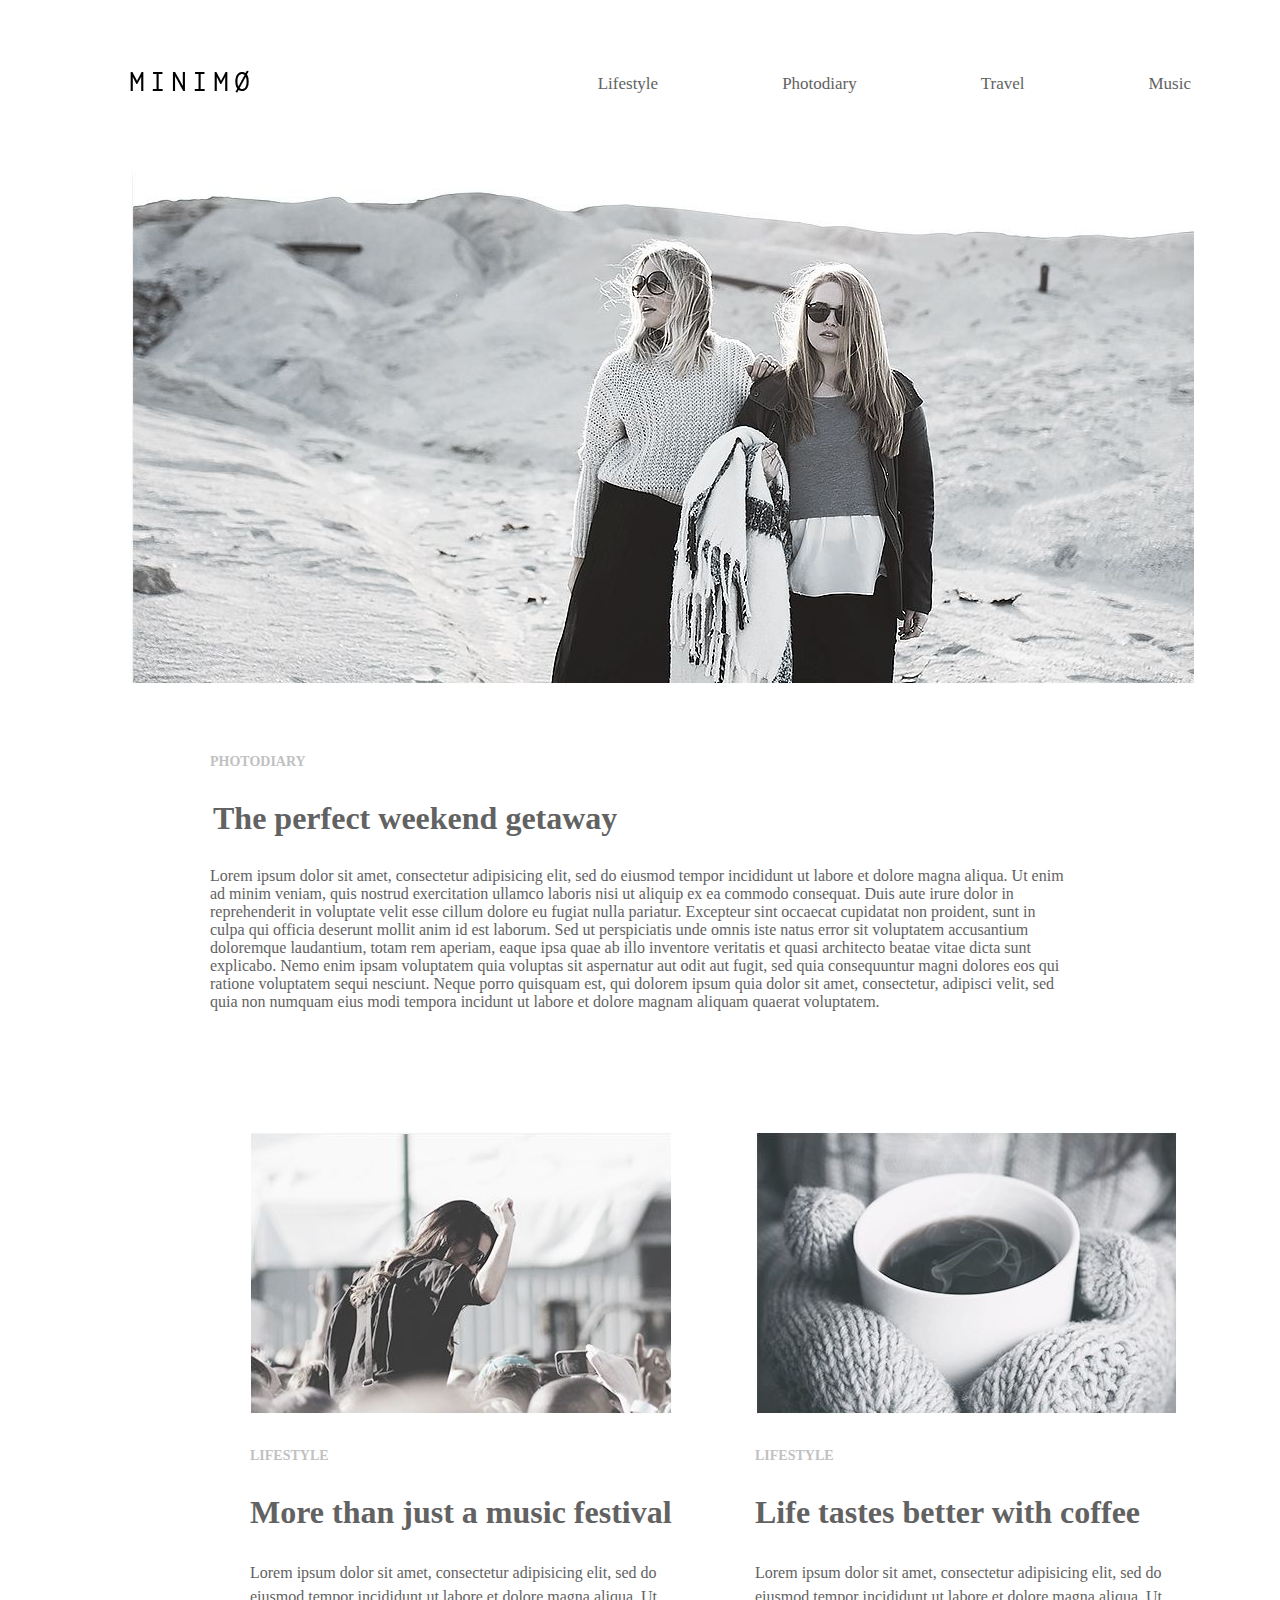
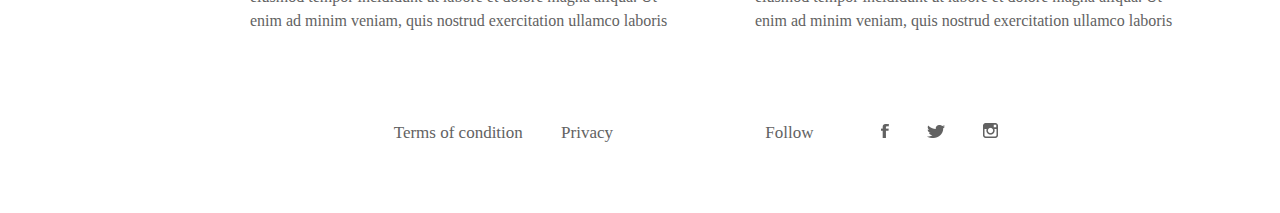
<file: index.html>
<!DOCTYPE html>
<html>
<head>
	<title>Minimo</title>
	<link rel="stylesheet" type="text/css" href="css/style.css">
</head>
<body>

	<!-- header start -->
	<header>
	<div class="container">
			<div class="logo">
				<a href="index.html">
					<img src="images/logo.png" alt="logo" title="MINIMO">
				</a>
	</div>
	<nav>
	<ul>
		<li><a href="lifestyle.html">Lifestyle</a></li>
		<li><a href="photodiary.html">Photodiary</a></li>
		<li><a href="travel.html">Travel</a></li>
		<li><a href="music.html">Music</a></li>
	</ul>
</nav>

</div>

<!-- Header End -- >	
	<!-- Poster Start-->
	<div class="poster">
		<img src="images/Kp1uJT_I.jpeg">
	</div>
	<h5>PHOTODIARY</h5>
	<h3>The perfect weekend getaway</h3>
	<p>
		Lorem ipsum dolor sit amet, consectetur adipisicing elit, sed do eiusmod tempor incididunt ut labore et dolore magna aliqua. Ut enim ad minim veniam, quis nostrud exercitation ullamco laboris nisi ut aliquip ex ea commodo consequat. Duis aute irure dolor in reprehenderit in voluptate velit esse cillum dolore eu fugiat nulla pariatur. Excepteur sint occaecat cupidatat non proident, sunt in culpa qui officia deserunt mollit anim id est laborum. Sed ut perspiciatis unde omnis iste natus error sit voluptatem accusantium doloremque laudantium, totam rem aperiam, eaque ipsa quae ab illo inventore veritatis et quasi architecto beatae vitae dicta sunt explicabo. Nemo enim ipsam voluptatem quia voluptas sit aspernatur aut odit aut fugit, sed quia consequuntur magni dolores eos qui ratione voluptatem sequi nesciunt. Neque porro quisquam est, qui dolorem ipsum quia dolor sit amet, consectetur, adipisci velit, sed quia non numquam eius modi tempora incidunt ut labore et dolore magnam aliquam quaerat voluptatem.
	</p>
<section class="detail-poster">
	<div class="lifestyle">
		<img src="images/qk4-VN8o.jpeg">
		<h1>LIFESTYLE</h1>
		<h4>More than just a music festival</h4>
		
		<p1>Lorem ipsum dolor sit amet, consectetur adipisicing elit, sed do eiusmod tempor incididunt ut labore et dolore magna aliqua. Ut enim ad minim veniam, quis nostrud exercitation ullamco laboris</p1>
	</div>
	<div class="lifestyle">
		<img src="images/oSTiFjCc.jpeg">
		<h1>LIFESTYLE</h1>
		<h4>Life tastes better with coffee</h4>
	
		<p1>Lorem ipsum dolor sit amet, consectetur adipisicing elit, sed do eiusmod tempor incididunt ut labore et dolore magna aliqua. Ut enim ad minim veniam, quis nostrud exercitation ullamco laboris</p1>

	</div>
</section>
<footer class="footer">
	<nav class="main-footer">
	<ul class="main-footer">
		<li>
			<a href="index.html">Terms of condition</a>
			<a href="index.html">Privacy</a>
		</li>
	</ul>
	<ul class="social">
		<li>Follow</li>
		<li>
			<a href="index.html">
				<img src="images/facebook.png">
			</a>
			<a href="index.html">
				<img src="images/twitter.png">
			</a>
			<a href="index.html">
				<img src="images/instagram.png">
			</a>
		</li>
	</ul>
	</nav>
</footer>
</body>
</html>
</file>
<file: css/style.css>
body{
    padding: 70px 130px;
    margin: 0 auto;
}
.container{width: 1115px;margin: auto;display: flex;flex-wrap: wrap;align-items: center;}
.logo{flex-basis: 30%;max-width: 30%;align-items: center;}
nav{flex-basis: 70%;max-width: 70%;}
nav ul{
    display: flex;
    margin: 0;
    padding: 0;
    justify-content: flex-end;
}
nav ul li{
    font-size: 17px;
    list-style: none;
    margin: 0px 54px 0 70px;
    display: block;
    text-decoration: none;
    color: #000;
}
nav ul li a{
    font-style: normal;
    text-decoration: none;
    color: #626262;
}
.poster{
    height: 100%;
    margin: auto;
    margin-top: 75px;
    margin-bottom: 66px;
}
.detail-poster{
    width: 1010px;
    display: flex;
    margin: 80px;
    padding: 40px 0 10px;
}
h5{
    margin: 30px 80px 30px;
    color: #c1c1c1;
    font-size: 14px;
}
h3{
    color: #626262;
    margin: 0px 83px;
    font-size: 32px;
}
p{
    margin: 30px 80px 0;
    color: #626262;
}
h4{
    font-size: 32px;
    color: #626262;
    margin: 0px 0px 30px;
}
h1{
    margin: 30px 0;
    color: #c1c1c1;
    font-size: 14px;
}
p1{
    color: #626262;
    margin: 0px;
    line-height: 24px;
    text-transform: none;
}
.lifestyle{
    padding: 40px;
    padding-top: 0;
    padding-bottom: 0px;
}
.footer{
    width: 900px;
    margin: auto;
    display: flex;
    flex-wrap: wrap;
}
.main-footer{
    margin: auto;
    display: flex;
}
.main-footer ul{
    flex-basis: 60%;
    max-width: 50%;
}
.main-footer ul li a{
    padding: 17px;
}body{
    padding: 70px 130px;
    margin: 0 auto;
}
header{}
.container{width: 1115px;margin: auto;display: flex;flex-wrap: wrap;align-items: center;}
.logo{flex-basis: 30%;max-width: 30%;align-items: center;}
.logo img{}
nav{flex-basis: 70%;max-width: 70%;}
nav ul{
    display: flex;
    margin: 0;
    padding: 0;
    justify-content: flex-end;
}
nav ul li{
    font-size: 17px;
    list-style: none;
    margin: 0px 54px 0 70px;
    display: block;
    text-decoration: none;
    color: #000;
}
nav ul li a{
    font-style: normal;
    text-decoration: none;
    color: #626262;
}
.poster{
    height: 100%;
    margin: auto;
    margin-top: 75px;
    margin-bottom: 66px;
}
.detail-poster{
    width: 1010px;
    display: flex;
    margin: 80px;
    padding: 40px 0 10px;
}
h5{
    margin: 30px 80px 30px;
    color: #c1c1c1;
    font-size: 14px;
}
h3{
    color: #626262;
    margin: 0px 83px;
    font-size: 32px;
}
p{
    margin: 30px 80px 0;
    color: #626262;
}
h4{
    font-size: 32px;
    color: #626262;
    margin: 0px 0px 30px;
}
h1{
    margin: 30px 0;
    color: #c1c1c1;
    font-size: 14px;
}
p1{
    color: #626262;
    margin: 0px;
    line-height: 24px;
    text-transform: none;
}
.lifestyle{
    padding: 40px;
    padding-top: 0;
    padding-bottom: 0px;
}
.footer{
    width: 900px;
    margin: auto;
    display: flex;
    flex-wrap: wrap;
}
.main-footer{
    margin: auto;
    display: flex;
}
.main-footer ul{
    flex-basis: 60%;
    max-width: 50%;
}
.main-footer ul li a{
    padding: 17px;
}body{
    padding: 70px 130px;
    margin: 0 auto;
}
header{}
.container{width: 1115px;margin: auto;display: flex;flex-wrap: wrap;align-items: center;}
.logo{flex-basis: 30%;max-width: 30%;align-items: center;}
.logo img{}
nav{flex-basis: 70%;max-width: 70%;}
nav ul{
    display: flex;
    margin: 0;
    padding: 0;
    justify-content: flex-end;
}
nav ul li{
    font-size: 17px;
    list-style: none;
    margin: 0px 54px 0 70px;
    display: block;
    text-decoration: none;
    color: #000;
}
nav ul li a{
    font-style: normal;
    text-decoration: none;
    color: #626262;
}
.poster{
    height: 100%;
    margin: auto;
    margin-top: 75px;
    margin-bottom: 66px;
}
.detail-poster{
    width: 1010px;
    display: flex;
    margin: 80px;
    padding: 40px 0 10px;
}
h5{
    margin: 30px 80px 30px;
    color: #c1c1c1;
    font-size: 14px;
}
h3{
    color: #626262;
    margin: 0px 83px;
    font-size: 32px;
}
p{
    margin: 30px 80px 0;
    color: #626262;
}
h4{
    font-size: 32px;
    color: #626262;
    margin: 0px 0px 30px;
}
h1{
    margin: 30px 0;
    color: #c1c1c1;
    font-size: 14px;
}
p1{
    color: #626262;
    margin: 0px;
    line-height: 24px;
    text-transform: none;
}
.lifestyle{
    padding: 40px;
    padding-top: 0;
    padding-bottom: 0px;
}
.footer{
    width: 900px;
    margin: auto;
    display: flex;
    flex-wrap: wrap;
}
.main-footer{
    margin: auto;
    display: flex;
}
.main-footer ul{
    flex-basis: 60%;
    max-width: 50%;
}
.main-footer ul li a{
    padding: 17px;
}body{
    padding: 70px 130px;
    margin: 0 auto;
}
header{}
.container{width: 1115px;margin: auto;display: flex;flex-wrap: wrap;align-items: center;}
.logo{flex-basis: 30%;max-width: 30%;align-items: center;}
.logo img{}
nav{flex-basis: 70%;max-width: 70%;}
nav ul{
    display: flex;
    margin: 0;
    padding: 0;
    justify-content: flex-end;
}
nav ul li{
    font-size: 17px;
    list-style: none;
    margin: 0px 54px 0 70px;
    display: block;
    text-decoration: none;
    color: #000;
}
nav ul li a{
    font-style: normal;
    text-decoration: none;
    color: #626262;
}
.poster{
    height: 100%;
    margin: auto;
    margin-top: 75px;
    margin-bottom: 66px;
}
.detail-poster{
    width: 1010px;
    display: flex;
    margin: 80px;
    padding: 40px 0 10px;
}
h5{
    margin: 30px 80px 30px;
    color: #c1c1c1;
    font-size: 14px;
}
h3{
    color: #626262;
    margin: 0px 83px;
    font-size: 32px;
}
p{
    margin: 30px 80px 0;
    color: #626262;
}
h4{
    font-size: 32px;
    color: #626262;
    margin: 0px 0px 30px;
}
h1{
    margin: 30px 0;
    color: #c1c1c1;
    font-size: 14px;
}
p1{
    color: #626262;
    margin: 0px;
    line-height: 24px;
    text-transform: none;
}
.lifestyle{
    padding: 40px;
    padding-top: 0;
    padding-bottom: 0px;
}
.footer{
    width: 900px;
    margin: auto;
    display: flex;
    flex-wrap: wrap;
}
.main-footer{
    margin: auto;
    display: flex;
}
.main-footer ul{
    flex-basis: 60%;
    max-width: 50%;
}
.main-footer ul li a{
    padding: 17px;
}body{
    padding: 70px 130px;
    margin: 0 auto;
}
header{}
.container{width: 1115px;margin: auto;display: flex;flex-wrap: wrap;align-items: center;}
.logo{flex-basis: 30%;max-width: 30%;align-items: center;}
nav{flex-basis: 70%;max-width: 70%;}
nav ul{
    display: flex;
    margin: 0;
    padding: 0;
    justify-content: flex-end;
}
nav ul li{
    font-size: 17px;
    list-style: none;
    margin: 0px 54px 0 70px;
    display: block;
    text-decoration: none;
    color: #000;
}
nav ul li a{
    font-style: normal;
    text-decoration: none;
    color: #626262;
}
.poster{
    height: 100%;
    margin: auto;
    margin-top: 75px;
    margin-bottom: 66px;
}
.detail-poster{
    width: 1010px;
    display: flex;
    margin: 80px;
    padding: 40px 0 10px;
}
h5{
    margin: 30px 80px 30px;
    color: #c1c1c1;
    font-size: 14px;
}
h3{
    color: #626262;
    margin: 0px 83px;
    font-size: 32px;
}
p{
    margin: 30px 80px 0;
    color: #626262;
}
h4{
    font-size: 32px;
    color: #626262;
    margin: 0px 0px 30px;
}
h1{
    margin: 30px 0;
    color: #c1c1c1;
    font-size: 14px;
}
p1{
    color: #626262;
    margin: 0px;
    line-height: 24px;
    text-transform: none;
}
.lifestyle{
    padding: 40px;
    padding-top: 0;
    padding-bottom: 0px;
}
.footer{
    width: 900px;
    margin: auto;
    display: flex;
    flex-wrap: wrap;
}
.main-footer{
    margin: auto;
    display: flex;
}
.main-footer ul{
    flex-basis: 60%;
    max-width: 50%;
}
.main-footer ul li{}
.main-footer ul li a{
    padding: 17px;
}body{
    padding: 70px 130px;
    margin: 0 auto;
}
header{}
.container{width: 1115px;margin: auto;display: flex;flex-wrap: wrap;align-items: center;}
.logo{flex-basis: 30%;max-width: 30%;align-items: center;}
.logo img{}
nav{flex-basis: 70%;max-width: 70%;}
nav ul{
    display: flex;
    margin: 0;
    padding: 0;
    justify-content: flex-end;
}
nav ul li{
    font-size: 17px;
    list-style: none;
    margin: 0px 54px 0 70px;
    display: block;
    text-decoration: none;
    color: #000;
}
nav ul li a{
    font-style: normal;
    text-decoration: none;
    color: #626262;
}
.poster{
    height: 100%;
    margin: auto;
    margin-top: 75px;
    margin-bottom: 66px;
}
.detail-poster{
    width: 1010px;
    display: flex;
    margin: 80px;
    padding: 40px 0 10px;
}
h5{
    margin: 30px 80px 30px;
    color: #c1c1c1;
    font-size: 14px;
}
h3{
    color: #626262;
    margin: 0px 83px;
    font-size: 32px;
}
p{
    margin: 30px 80px 0;
    color: #626262;
}
h4{
    font-size: 32px;
    color: #626262;
    margin: 0px 0px 30px;
}
h1{
    margin: 30px 0;
    color: #c1c1c1;
    font-size: 14px;
}
p1{
    color: #626262;
    margin: 0px;
    line-height: 24px;
    text-transform: none;
}
.lifestyle{
    padding: 40px;
    padding-top: 0;
    padding-bottom: 0px;
}
.footer{
    width: 900px;
    margin: auto;
    display: flex;
    flex-wrap: wrap;
}
.main-footer{
    margin: auto;
    display: flex;
}
.main-footer ul{
    flex-basis: 60%;
    max-width: 50%;
}
.main-footer ul li a{
    padding: 17px;
}body{
    padding: 70px 130px;
    margin: 0 auto;
}
header{}
.container{width: 1115px;margin: auto;display: flex;flex-wrap: wrap;align-items: center;}
.logo{flex-basis: 30%;max-width: 30%;align-items: center;}
.logo img{}
nav{flex-basis: 70%;max-width: 70%;}
nav ul{
    display: flex;
    margin: 0;
    padding: 0;
    justify-content: flex-end;
}
nav ul li{
    font-size: 17px;
    list-style: none;
    margin: 0px 54px 0 70px;
    display: block;
    text-decoration: none;
    color: #000;
}
nav ul li a{
    font-style: normal;
    text-decoration: none;
    color: #626262;
}
.poster{
    height: 100%;
    margin: auto;
    margin-top: 75px;
    margin-bottom: 66px;
}
.detail-poster{
    width: 1010px;
    display: flex;
    margin: 80px;
    padding: 40px 0 10px;
}
h5{
    margin: 30px 80px 30px;
    color: #c1c1c1;
    font-size: 14px;
}
h3{
    color: #626262;
    margin: 0px 83px;
    font-size: 32px;
}
p{
    margin: 30px 80px 0;
    color: #626262;
}
h4{
    font-size: 32px;
    color: #626262;
    margin: 0px 0px 30px;
}
h1{
    margin: 30px 0;
    color: #c1c1c1;
    font-size: 14px;
}
p1{
    color: #626262;
    margin: 0px;
    line-height: 24px;
    text-transform: none;
}
.lifestyle{
    padding: 40px;
    padding-top: 0;
    padding-bottom: 0px;
}
.footer{
    width: 900px;
    margin: auto;
    display: flex;
    flex-wrap: wrap;
}
.main-footer{
    margin: auto;
    display: flex;
}
.main-footer ul{
    flex-basis: 60%;
    max-width: 50%;
}
.main-footer ul li{}
.main-footer ul li a{
    padding: 17px;
}body{
    padding: 70px 130px;
    margin: 0 auto;
}
header{}
.container{width: 1115px;margin: auto;display: flex;flex-wrap: wrap;align-items: center;}
.logo{flex-basis: 30%;max-width: 30%;align-items: center;}
.logo img{}
nav{flex-basis: 70%;max-width: 70%;}
nav ul{
    display: flex;
    margin: 0;
    padding: 0;
    justify-content: flex-end;
}
nav ul li{
    font-size: 17px;
    list-style: none;
    margin: 0px 54px 0 70px;
    display: block;
    text-decoration: none;
    color: #000;
}
nav ul li a{
    font-style: normal;
    text-decoration: none;
    color: #626262;
}
.poster{
    height: 100%;
    margin: auto;
    margin-top: 75px;
    margin-bottom: 66px;
}
.detail-poster{
    width: 1010px;
    display: flex;
    margin: 80px;
    padding: 40px 0 10px;
}
h5{
    margin: 30px 80px 30px;
    color: #c1c1c1;
    font-size: 14px;
}
h3{
    color: #626262;
    margin: 0px 83px;
    font-size: 32px;
}
p{
    margin: 30px 80px 0;
    color: #626262;
}
h4{
    font-size: 32px;
    color: #626262;
    margin: 0px 0px 30px;
}
h1{
    margin: 30px 0;
    color: #c1c1c1;
    font-size: 14px;
}
p1{
    color: #626262;
    margin: 0px;
    line-height: 24px;
    text-transform: none;
}
.lifestyle{
    padding: 40px;
    padding-top: 0;
    padding-bottom: 0px;
}
.footer{
    width: 900px;
    margin: auto;
    display: flex;
    flex-wrap: wrap;
}
.main-footer{
    margin: auto;
    display: flex;
}
.main-footer ul{
    flex-basis: 60%;
    max-width: 50%;
}
.main-footer ul li{}
.main-footer ul li a{
    padding: 17px;
}body{
    padding: 70px 130px;
    margin: 0 auto;
}
header{}
.container{width: 1115px;margin: auto;display: flex;flex-wrap: wrap;align-items: center;}
.logo{flex-basis: 30%;max-width: 30%;align-items: center;}
.logo img{}
nav{flex-basis: 70%;max-width: 70%;}
nav ul{
    display: flex;
    margin: 0;
    padding: 0;
    justify-content: flex-end;
}
nav ul li{
    font-size: 17px;
    list-style: none;
    margin: 0px 54px 0 70px;
    display: block;
    text-decoration: none;
    color: #000;
}
nav ul li a{
    font-style: normal;
    text-decoration: none;
    color: #626262;
}
.poster{
    height: 100%;
    margin: auto;
    margin-top: 75px;
    margin-bottom: 66px;
}
.detail-poster{
    width: 1010px;
    display: flex;
    margin: 80px;
    padding: 40px 0 10px;
}
h5{
    margin: 30px 80px 30px;
    color: #c1c1c1;
    font-size: 14px;
}
h3{
    color: #626262;
    margin: 0px 83px;
    font-size: 32px;
}
p{
    margin: 30px 80px 0;
    color: #626262;
}
h4{
    font-size: 32px;
    color: #626262;
    margin: 0px 0px 30px;
}
h1{
    margin: 30px 0;
    color: #c1c1c1;
    font-size: 14px;
}
p1{
    color: #626262;
    margin: 0px;
    line-height: 24px;
    text-transform: none;
}
.lifestyle{
    padding: 40px;
    padding-top: 0;
    padding-bottom: 0px;
}
.footer{
    width: 900px;
    margin: auto;
    display: flex;
    flex-wrap: wrap;
}
.main-footer{
    margin: auto;
    display: flex;
}
.main-footer ul{
    flex-basis: 60%;
    max-width: 50%;
}
.main-footer ul li{}
.main-footer ul li a{
    padding: 17px;
}body{
    padding: 70px 130px;
    margin: 0 auto;
}
header{}
.container{width: 1115px;margin: auto;display: flex;flex-wrap: wrap;align-items: center;}
.logo{flex-basis: 30%;max-width: 30%;align-items: center;}
.logo img{}
nav{flex-basis: 70%;max-width: 70%;}
nav ul{
    display: flex;
    margin: 0;
    padding: 0;
    justify-content: flex-end;
}
nav ul li{
    font-size: 17px;
    list-style: none;
    margin: 0px 54px 0 70px;
    display: block;
    text-decoration: none;
    color: #000;
}
nav ul li a{
    font-style: normal;
    text-decoration: none;
    color: #626262;
}
.poster{
    height: 100%;
    margin: auto;
    margin-top: 75px;
    margin-bottom: 66px;
}
.detail-poster{
    width: 1010px;
    display: flex;
    margin: 80px;
    padding: 40px 0 10px;
}
h5{
    margin: 30px 80px 30px;
    color: #c1c1c1;
    font-size: 14px;
}
h3{
    color: #626262;
    margin: 0px 83px;
    font-size: 32px;
}
p{
    margin: 30px 80px 0;
    color: #626262;
}
h4{
    font-size: 32px;
    color: #626262;
    margin: 0px 0px 30px;
}
h1{
    margin: 30px 0;
    color: #c1c1c1;
    font-size: 14px;
}
p1{
    color: #626262;
    margin: 0px;
    line-height: 24px;
    text-transform: none;
}
.lifestyle{
    padding: 40px;
    padding-top: 0;
    padding-bottom: 0px;
}
.footer{
    width: 900px;
    margin: auto;
    display: flex;
    flex-wrap: wrap;
}
.main-footer{
    margin: auto;
    display: flex;
}
.main-footer ul{
    flex-basis: 60%;
    max-width: 50%;
}
.main-footer ul li{}
.main-footer ul li a{
    padding: 17px;
}body{
    padding: 70px 130px;
    margin: 0 auto;
}
header{}
.container{width: 1115px;margin: auto;display: flex;flex-wrap: wrap;align-items: center;}
.logo{flex-basis: 30%;max-width: 30%;align-items: center;}
.logo img{}
nav{flex-basis: 70%;max-width: 70%;}
nav ul{
    display: flex;
    margin: 0;
    padding: 0;
    justify-content: flex-end;
}
nav ul li{
    font-size: 17px;
    list-style: none;
    margin: 0px 54px 0 70px;
    display: block;
    text-decoration: none;
    color: #000;
}
nav ul li a{
    font-style: normal;
    text-decoration: none;
    color: #626262;
}
.poster{
    height: 100%;
    margin: auto;
    margin-top: 75px;
    margin-bottom: 66px;
}
.detail-poster{
    width: 1010px;
    display: flex;
    margin: 80px;
    padding: 40px 0 10px;
}
h5{
    margin: 30px 80px 30px;
    color: #c1c1c1;
    font-size: 14px;
}
h3{
    color: #626262;
    margin: 0px 83px;
    font-size: 32px;
}
p{
    margin: 30px 80px 0;
    color: #626262;
}
h4{
    font-size: 32px;
    color: #626262;
    margin: 0px 0px 30px;
}
h1{
    margin: 30px 0;
    color: #c1c1c1;
    font-size: 14px;
}
p1{
    color: #626262;
    margin: 0px;
    line-height: 24px;
    text-transform: none;
}
.lifestyle{
    padding: 40px;
    padding-top: 0;
    padding-bottom: 0px;
}
.footer{
    width: 900px;
    margin: auto;
    display: flex;
    flex-wrap: wrap;
}
.main-footer{
    margin: auto;
    display: flex;
}
.main-footer ul{
    flex-basis: 60%;
    max-width: 50%;
}
.main-footer ul li{}
.main-footer ul li a{
    padding: 17px;
}body{
    padding: 70px 130px;
    margin: 0 auto;
}
header{}
.container{width: 1115px;margin: auto;display: flex;flex-wrap: wrap;align-items: center;}
.logo{flex-basis: 30%;max-width: 30%;align-items: center;}
.logo img{}
nav{flex-basis: 70%;max-width: 70%;}
nav ul{
    display: flex;
    margin: 0;
    padding: 0;
    justify-content: flex-end;
}
nav ul li{
    font-size: 17px;
    list-style: none;
    margin: 0px 54px 0 70px;
    display: block;
    text-decoration: none;
    color: #000;
}
nav ul li a{
    font-style: normal;
    text-decoration: none;
    color: #626262;
}
.poster{
    height: 100%;
    margin: auto;
    margin-top: 75px;
    margin-bottom: 66px;
}
.detail-poster{
    width: 1010px;
    display: flex;
    margin: 80px;
    padding: 40px 0 10px;
}
h5{
    margin: 30px 80px 30px;
    color: #c1c1c1;
    font-size: 14px;
}
h3{
    color: #626262;
    margin: 0px 83px;
    font-size: 32px;
}
p{
    margin: 30px 80px 0;
    color: #626262;
}
h4{
    font-size: 32px;
    color: #626262;
    margin: 0px 0px 30px;
}
h1{
    margin: 30px 0;
    color: #c1c1c1;
    font-size: 14px;
}
p1{
    color: #626262;
    margin: 0px;
    line-height: 24px;
    text-transform: none;
}
.lifestyle{
    padding: 40px;
    padding-top: 0;
    padding-bottom: 0px;
}
.footer{
    width: 900px;
    margin: auto;
    display: flex;
    flex-wrap: wrap;
}
.main-footer{
    margin: auto;
    display: flex;
}
.main-footer ul{
    flex-basis: 60%;
    max-width: 50%;
}
.main-footer ul li{}
.main-footer ul li a{
    padding: 17px;
}body{
    padding: 70px 130px;
    margin: 0 auto;
}
header{}
.container{width: 1115px;margin: auto;display: flex;flex-wrap: wrap;align-items: center;}
.logo{flex-basis: 30%;max-width: 30%;align-items: center;}
.logo img{}
nav{flex-basis: 70%;max-width: 70%;}
nav ul{
    display: flex;
    margin: 0;
    padding: 0;
    justify-content: flex-end;
}
nav ul li{
    font-size: 17px;
    list-style: none;
    margin: 0px 54px 0 70px;
    display: block;
    text-decoration: none;
    color: #000;
}
nav ul li a{
    font-style: normal;
    text-decoration: none;
    color: #626262;
}
.poster{
    height: 100%;
    margin: auto;
    margin-top: 75px;
    margin-bottom: 66px;
}
.detail-poster{
    width: 1010px;
    display: flex;
    margin: 80px;
    padding: 40px 0 10px;
}
h5{
    margin: 30px 80px 30px;
    color: #c1c1c1;
    font-size: 14px;
}
h3{
    color: #626262;
    margin: 0px 83px;
    font-size: 32px;
}
p{
    margin: 30px 80px 0;
    color: #626262;
}
h4{
    font-size: 32px;
    color: #626262;
    margin: 0px 0px 30px;
}
h1{
    margin: 30px 0;
    color: #c1c1c1;
    font-size: 14px;
}
p1{
    color: #626262;
    margin: 0px;
    line-height: 24px;
    text-transform: none;
}
.lifestyle{
    padding: 40px;
    padding-top: 0;
    padding-bottom: 0px;
}
.footer{
    width: 900px;
    margin: auto;
    display: flex;
    flex-wrap: wrap;
}
.main-footer{
    margin: auto;
    display: flex;
}
.main-footer ul{
    flex-basis: 60%;
    max-width: 50%;
}
.main-footer ul li{}
.main-footer ul li a{
    padding: 17px;
}body{
    padding: 70px 130px;
    margin: 0 auto;
}
header{}
.container{width: 1115px;margin: auto;display: flex;flex-wrap: wrap;align-items: center;}
.logo{flex-basis: 30%;max-width: 30%;align-items: center;}
.logo img{}
nav{flex-basis: 70%;max-width: 70%;}
nav ul{
    display: flex;
    margin: 0;
    padding: 0;
    justify-content: flex-end;
}
nav ul li{
    font-size: 17px;
    list-style: none;
    margin: 0px 54px 0 70px;
    display: block;
    text-decoration: none;
    color: #000;
}
nav ul li a{
    font-style: normal;
    text-decoration: none;
    color: #626262;
}
.poster{
    height: 100%;
    margin: auto;
    margin-top: 75px;
    margin-bottom: 66px;
}
.detail-poster{
    width: 1010px;
    display: flex;
    margin: 80px;
    padding: 40px 0 10px;
}
h5{
    margin: 30px 80px 30px;
    color: #c1c1c1;
    font-size: 14px;
}
h3{
    color: #626262;
    margin: 0px 83px;
    font-size: 32px;
}
p{
    margin: 30px 80px 0;
    color: #626262;
}
h4{
    font-size: 32px;
    color: #626262;
    margin: 0px 0px 30px;
}
h1{
    margin: 30px 0;
    color: #c1c1c1;
    font-size: 14px;
}
p1{
    color: #626262;
    margin: 0px;
    line-height: 24px;
    text-transform: none;
}
.lifestyle{
    padding: 40px;
    padding-top: 0;
    padding-bottom: 0px;
}
.footer{
    width: 900px;
    margin: auto;
    display: flex;
    flex-wrap: wrap;
}
.main-footer{
    margin: auto;
    display: flex;
}
.main-footer ul{
    flex-basis: 60%;
    max-width: 50%;
}
.main-footer ul li{}
.main-footer ul li a{
    padding: 17px;
}body{
    padding: 70px 130px;
    margin: 0 auto;
}
header{}
.container{width: 1115px;margin: auto;display: flex;flex-wrap: wrap;align-items: center;}
.logo{flex-basis: 30%;max-width: 30%;align-items: center;}
.logo img{}
nav{flex-basis: 70%;max-width: 70%;}
nav ul{
    display: flex;
    margin: 0;
    padding: 0;
    justify-content: flex-end;
}
nav ul li{
    font-size: 17px;
    list-style: none;
    margin: 0px 54px 0 70px;
    display: block;
    text-decoration: none;
    color: #000;
}
nav ul li a{
    font-style: normal;
    text-decoration: none;
    color: #626262;
}
.poster{
    height: 100%;
    margin: auto;
    margin-top: 75px;
    margin-bottom: 66px;
}
.detail-poster{
    width: 1010px;
    display: flex;
    margin: 80px;
    padding: 40px 0 10px;
}
h5{
    margin: 30px 80px 30px;
    color: #c1c1c1;
    font-size: 14px;
}
h3{
    color: #626262;
    margin: 0px 83px;
    font-size: 32px;
}
p{
    margin: 30px 80px 0;
    color: #626262;
}
h4{
    font-size: 32px;
    color: #626262;
    margin: 0px 0px 30px;
}
h1{
    margin: 30px 0;
    color: #c1c1c1;
    font-size: 14px;
}
p1{
    color: #626262;
    margin: 0px;
    line-height: 24px;
    text-transform: none;
}
.lifestyle{
    padding: 40px;
    padding-top: 0;
    padding-bottom: 0px;
}
.footer{
    width: 900px;
    margin: auto;
    display: flex;
    flex-wrap: wrap;
}
.main-footer{
    margin: auto;
    display: flex;
}
.main-footer ul{
    flex-basis: 60%;
    max-width: 50%;
}
.main-footer ul li{}
.main-footer ul li a{
    padding: 17px;
}body{
    padding: 70px 130px;
    margin: 0 auto;
}
header{}
.container{width: 1115px;margin: auto;display: flex;flex-wrap: wrap;align-items: center;}
.logo{flex-basis: 30%;max-width: 30%;align-items: center;}
.logo img{}
nav{flex-basis: 70%;max-width: 70%;}
nav ul{
    display: flex;
    margin: 0;
    padding: 0;
    justify-content: flex-end;
}
nav ul li{
    font-size: 17px;
    list-style: none;
    margin: 0px 54px 0 70px;
    display: block;
    text-decoration: none;
    color: #000;
}
nav ul li a{
    font-style: normal;
    text-decoration: none;
    color: #626262;
}
.poster{
    height: 100%;
    margin: auto;
    margin-top: 75px;
    margin-bottom: 66px;
}
.detail-poster{
    width: 1010px;
    display: flex;
    margin: 80px;
    padding: 40px 0 10px;
}
h5{
    margin: 30px 80px 30px;
    color: #c1c1c1;
    font-size: 14px;
}
h3{
    color: #626262;
    margin: 0px 83px;
    font-size: 32px;
}
p{
    margin: 30px 80px 0;
    color: #626262;
}
h4{
    font-size: 32px;
    color: #626262;
    margin: 0px 0px 30px;
}
h1{
    margin: 30px 0;
    color: #c1c1c1;
    font-size: 14px;
}
p1{
    color: #626262;
    margin: 0px;
    line-height: 24px;
    text-transform: none;
}
.lifestyle{
    padding: 40px;
    padding-top: 0;
    padding-bottom: 0px;
}
.footer{
    width: 900px;
    margin: auto;
    display: flex;
    flex-wrap: wrap;
}
.main-footer{
    margin: auto;
    display: flex;
}
.main-footer ul{
    flex-basis: 60%;
    max-width: 50%;
}
.main-footer ul li{}
.main-footer ul li a{
    padding: 17px;
}body{
    padding: 70px 130px;
    margin: 0 auto;
}
header{}
.container{width: 1115px;margin: auto;display: flex;flex-wrap: wrap;align-items: center;}
.logo{flex-basis: 30%;max-width: 30%;align-items: center;}
.logo img{}
nav{flex-basis: 70%;max-width: 70%;}
nav ul{
    display: flex;
    margin: 0;
    padding: 0;
    justify-content: flex-end;
}
nav ul li{
    font-size: 17px;
    list-style: none;
    margin: 0px 54px 0 70px;
    display: block;
    text-decoration: none;
    color: #000;
}
nav ul li a{
    font-style: normal;
    text-decoration: none;
    color: #626262;
}
.poster{
    height: 100%;
    margin: auto;
    margin-top: 75px;
    margin-bottom: 66px;
}
.detail-poster{
    width: 1010px;
    display: flex;
    margin: 80px;
    padding: 40px 0 10px;
}
h5{
    margin: 30px 80px 30px;
    color: #c1c1c1;
    font-size: 14px;
}
h3{
    color: #626262;
    margin: 0px 83px;
    font-size: 32px;
}
p{
    margin: 30px 80px 0;
    color: #626262;
}
h4{
    font-size: 32px;
    color: #626262;
    margin: 0px 0px 30px;
}
h1{
    margin: 30px 0;
    color: #c1c1c1;
    font-size: 14px;
}
p1{
    color: #626262;
    margin: 0px;
    line-height: 24px;
    text-transform: none;
}
.lifestyle{
    padding: 40px;
    padding-top: 0;
    padding-bottom: 0px;
}
.footer{
    width: 900px;
    margin: auto;
    display: flex;
    flex-wrap: wrap;
}
.main-footer{
    margin: auto;
    display: flex;
}
.main-footer ul{
    flex-basis: 60%;
    max-width: 50%;
}
.main-footer ul li{}
.main-footer ul li a{
    padding: 17px;
}body{
    padding: 70px 130px;
    margin: 0 auto;
}
header{}
.container{width: 1115px;margin: auto;display: flex;flex-wrap: wrap;align-items: center;}
.logo{flex-basis: 30%;max-width: 30%;align-items: center;}
.logo img{}
nav{flex-basis: 70%;max-width: 70%;}
nav ul{
    display: flex;
    margin: 0;
    padding: 0;
    justify-content: flex-end;
}
nav ul li{
    font-size: 17px;
    list-style: none;
    margin: 0px 54px 0 70px;
    display: block;
    text-decoration: none;
    color: #000;
}
nav ul li a{
    font-style: normal;
    text-decoration: none;
    color: #626262;
}
.poster{
    height: 100%;
    margin: auto;
    margin-top: 75px;
    margin-bottom: 66px;
}
.detail-poster{
    width: 1010px;
    display: flex;
    margin: 80px;
    padding: 40px 0 10px;
}
h5{
    margin: 30px 80px 30px;
    color: #c1c1c1;
    font-size: 14px;
}
h3{
    color: #626262;
    margin: 0px 83px;
    font-size: 32px;
}
p{
    margin: 30px 80px 0;
    color: #626262;
}
h4{
    font-size: 32px;
    color: #626262;
    margin: 0px 0px 30px;
}
h1{
    margin: 30px 0;
    color: #c1c1c1;
    font-size: 14px;
}
p1{
    color: #626262;
    margin: 0px;
    line-height: 24px;
    text-transform: none;
}
.lifestyle{
    padding: 40px;
    padding-top: 0;
    padding-bottom: 0px;
}
.footer{
    width: 900px;
    margin: auto;
    display: flex;
    flex-wrap: wrap;
}
.main-footer{
    margin: auto;
    display: flex;
}
.main-footer ul{
    flex-basis: 60%;
    max-width: 50%;
}
.main-footer ul li{}
.main-footer ul li a{
    padding: 17px;
}body{
    padding: 70px 130px;
    margin: 0 auto;
}
header{}
.container{width: 1115px;margin: auto;display: flex;flex-wrap: wrap;align-items: center;}
.logo{flex-basis: 30%;max-width: 30%;align-items: center;}
.logo img{}
nav{flex-basis: 70%;max-width: 70%;}
nav ul{
    display: flex;
    margin: 0;
    padding: 0;
    justify-content: flex-end;
}
nav ul li{
    font-size: 17px;
    list-style: none;
    margin: 0px 54px 0 70px;
    display: block;
    text-decoration: none;
    color: #000;
}
nav ul li a{
    font-style: normal;
    text-decoration: none;
    color: #626262;
}
.poster{
    height: 100%;
    margin: auto;
    margin-top: 75px;
    margin-bottom: 66px;
}
.detail-poster{
    width: 1010px;
    display: flex;
    margin: 80px;
    padding: 40px 0 10px;
}
h5{
    margin: 30px 80px 30px;
    color: #c1c1c1;
    font-size: 14px;
}
h3{
    color: #626262;
    margin: 0px 83px;
    font-size: 32px;
}
p{
    margin: 30px 80px 0;
    color: #626262;
}
h4{
    font-size: 32px;
    color: #626262;
    margin: 0px 0px 30px;
}
h1{
    margin: 30px 0;
    color: #c1c1c1;
    font-size: 14px;
}
p1{
    color: #626262;
    margin: 0px;
    line-height: 24px;
    text-transform: none;
}
.lifestyle{
    padding: 40px;
    padding-top: 0;
    padding-bottom: 0px;
}
.footer{
    width: 900px;
    margin: auto;
    display: flex;
    flex-wrap: wrap;
}
.main-footer{
    margin: auto;
    display: flex;
}
.main-footer ul{
    flex-basis: 60%;
    max-width: 50%;
}
.main-footer ul li{}
.main-footer ul li a{
    padding: 17px;
}body{
    padding: 70px 130px;
    margin: 0 auto;
}
header{}
.container{width: 1115px;margin: auto;display: flex;flex-wrap: wrap;align-items: center;}
.logo{flex-basis: 30%;max-width: 30%;align-items: center;}
.logo img{}
nav{flex-basis: 70%;max-width: 70%;}
nav ul{
    display: flex;
    margin: 0;
    padding: 0;
    justify-content: flex-end;
}
nav ul li{
    font-size: 17px;
    list-style: none;
    margin: 0px 54px 0 70px;
    display: block;
    text-decoration: none;
    color: #000;
}
nav ul li a{
    font-style: normal;
    text-decoration: none;
    color: #626262;
}
.poster{
    height: 100%;
    margin: auto;
    margin-top: 75px;
    margin-bottom: 66px;
}
.detail-poster{
    width: 1010px;
    display: flex;
    margin: 80px;
    padding: 40px 0 10px;
}
h5{
    margin: 30px 80px 30px;
    color: #c1c1c1;
    font-size: 14px;
}
h3{
    color: #626262;
    margin: 0px 83px;
    font-size: 32px;
}
p{
    margin: 30px 80px 0;
    color: #626262;
}
h4{
    font-size: 32px;
    color: #626262;
    margin: 0px 0px 30px;
}
h1{
    margin: 30px 0;
    color: #c1c1c1;
    font-size: 14px;
}
p1{
    color: #626262;
    margin: 0px;
    line-height: 24px;
    text-transform: none;
}
.lifestyle{
    padding: 40px;
    padding-top: 0;
    padding-bottom: 0px;
}
.footer{
    width: 900px;
    margin: auto;
    display: flex;
    flex-wrap: wrap;
}
.main-footer{
    margin: auto;
    display: flex;
}
.main-footer ul{
    flex-basis: 60%;
    max-width: 50%;
}
.main-footer ul li{}
.main-footer ul li a{
    padding: 17px;
}body{
    padding: 70px 130px;
    margin: 0 auto;
}
header{}
.container{width: 1115px;margin: auto;display: flex;flex-wrap: wrap;align-items: center;}
.logo{flex-basis: 30%;max-width: 30%;align-items: center;}
.logo img{}
nav{flex-basis: 70%;max-width: 70%;}
nav ul{
    display: flex;
    margin: 0;
    padding: 0;
    justify-content: flex-end;
}
nav ul li{
    font-size: 17px;
    list-style: none;
    margin: 0px 54px 0 70px;
    display: block;
    text-decoration: none;
    color: #000;
}
nav ul li a{
    font-style: normal;
    text-decoration: none;
    color: #626262;
}
.poster{
    height: 100%;
    margin: auto;
    margin-top: 75px;
    margin-bottom: 66px;
}
.detail-poster{
    width: 1010px;
    display: flex;
    margin: 80px;
    padding: 40px 0 10px;
}
h5{
    margin: 30px 80px 30px;
    color: #c1c1c1;
    font-size: 14px;
}
h3{
    color: #626262;
    margin: 0px 83px;
    font-size: 32px;
}
p{
    margin: 30px 80px 0;
    color: #626262;
}
h4{
    font-size: 32px;
    color: #626262;
    margin: 0px 0px 30px;
}
h1{
    margin: 30px 0;
    color: #c1c1c1;
    font-size: 14px;
}
p1{
    color: #626262;
    margin: 0px;
    line-height: 24px;
    text-transform: none;
}
.lifestyle{
    padding: 40px;
    padding-top: 0;
    padding-bottom: 0px;
}
.footer{
    width: 900px;
    margin: auto;
    display: flex;
    flex-wrap: wrap;
}
.main-footer{
    margin: auto;
    display: flex;
}
.main-footer ul{
    flex-basis: 60%;
    max-width: 50%;
}
.main-footer ul li{}
.main-footer ul li a{
    padding: 17px;
}body{
    padding: 70px 130px;
    margin: 0 auto;
}
header{}
.container{width: 1115px;margin: auto;display: flex;flex-wrap: wrap;align-items: center;}
.logo{flex-basis: 30%;max-width: 30%;align-items: center;}
.logo img{}
nav{flex-basis: 70%;max-width: 70%;}
nav ul{
    display: flex;
    margin: 0;
    padding: 0;
    justify-content: flex-end;
}
nav ul li{
    font-size: 17px;
    list-style: none;
    margin: 0px 54px 0 70px;
    display: block;
    text-decoration: none;
    color: #000;
}
nav ul li a{
    font-style: normal;
    text-decoration: none;
    color: #626262;
}
.poster{
    height: 100%;
    margin: auto;
    margin-top: 75px;
    margin-bottom: 66px;
}
.detail-poster{
    width: 1010px;
    display: flex;
    margin: 80px;
    padding: 40px 0 10px;
}
h5{
    margin: 30px 80px 30px;
    color: #c1c1c1;
    font-size: 14px;
}
h3{
    color: #626262;
    margin: 0px 83px;
    font-size: 32px;
}
p{
    margin: 30px 80px 0;
    color: #626262;
}
h4{
    font-size: 32px;
    color: #626262;
    margin: 0px 0px 30px;
}
h1{
    margin: 30px 0;
    color: #c1c1c1;
    font-size: 14px;
}
p1{
    color: #626262;
    margin: 0px;
    line-height: 24px;
    text-transform: none;
}
.lifestyle{
    padding: 40px;
    padding-top: 0;
    padding-bottom: 0px;
}
.footer{
    width: 900px;
    margin: auto;
    display: flex;
    flex-wrap: wrap;
}
.main-footer{
    margin: auto;
    display: flex;
}
.main-footer ul{
    flex-basis: 60%;
    max-width: 50%;
}
.main-footer ul li{}
.main-footer ul li a{
    padding: 17px;
}body{
    padding: 70px 130px;
    margin: 0 auto;
}
header{}
.container{width: 1115px;margin: auto;display: flex;flex-wrap: wrap;align-items: center;}
.logo{flex-basis: 30%;max-width: 30%;align-items: center;}
.logo img{}
nav{flex-basis: 70%;max-width: 70%;}
nav ul{
    display: flex;
    margin: 0;
    padding: 0;
    justify-content: flex-end;
}
nav ul li{
    font-size: 17px;
    list-style: none;
    margin: 0px 54px 0 70px;
    display: block;
    text-decoration: none;
    color: #000;
}
nav ul li a{
    font-style: normal;
    text-decoration: none;
    color: #626262;
}
.poster{
    height: 100%;
    margin: auto;
    margin-top: 75px;
    margin-bottom: 66px;
}
.detail-poster{
    width: 1010px;
    display: flex;
    margin: 80px;
    padding: 40px 0 10px;
}
h5{
    margin: 30px 80px 30px;
    color: #c1c1c1;
    font-size: 14px;
}
h3{
    color: #626262;
    margin: 0px 83px;
    font-size: 32px;
}
p{
    margin: 30px 80px 0;
    color: #626262;
}
h4{
    font-size: 32px;
    color: #626262;
    margin: 0px 0px 30px;
}
h1{
    margin: 30px 0;
    color: #c1c1c1;
    font-size: 14px;
}
p1{
    color: #626262;
    margin: 0px;
    line-height: 24px;
    text-transform: none;
}
.lifestyle{
    padding: 40px;
    padding-top: 0;
    padding-bottom: 0px;
}
.footer{
    width: 900px;
    margin: auto;
    display: flex;
    flex-wrap: wrap;
}
.main-footer{
    margin: auto;
    display: flex;
}
.main-footer ul{
    flex-basis: 60%;
    max-width: 50%;
}
.main-footer ul li{}
.main-footer ul li a{
    padding: 17px;
}body{
    padding: 70px 130px;
    margin: 0 auto;
}
header{}
.container{width: 1115px;margin: auto;display: flex;flex-wrap: wrap;align-items: center;}
.logo{flex-basis: 30%;max-width: 30%;align-items: center;}
.logo img{}
nav{flex-basis: 70%;max-width: 70%;}
nav ul{
    display: flex;
    margin: 0;
    padding: 0;
    justify-content: flex-end;
}
nav ul li{
    font-size: 17px;
    list-style: none;
    margin: 0px 54px 0 70px;
    display: block;
    text-decoration: none;
    color: #000;
}
nav ul li a{
    font-style: normal;
    text-decoration: none;
    color: #626262;
}
.poster{
    height: 100%;
    margin: auto;
    margin-top: 75px;
    margin-bottom: 66px;
}
.detail-poster{
    width: 1010px;
    display: flex;
    margin: 80px;
    padding: 40px 0 10px;
}
h5{
    margin: 30px 80px 30px;
    color: #c1c1c1;
    font-size: 14px;
}
h3{
    color: #626262;
    margin: 0px 83px;
    font-size: 32px;
}
p{
    margin: 30px 80px 0;
    color: #626262;
}
h4{
    font-size: 32px;
    color: #626262;
    margin: 0px 0px 30px;
}
h1{
    margin: 30px 0;
    color: #c1c1c1;
    font-size: 14px;
}
p1{
    color: #626262;
    margin: 0px;
    line-height: 24px;
    text-transform: none;
}
.lifestyle{
    padding: 40px;
    padding-top: 0;
    padding-bottom: 0px;
}
.footer{
    width: 900px;
    margin: auto;
    display: flex;
    flex-wrap: wrap;
}
.main-footer{
    margin: auto;
    display: flex;
}
.main-footer ul{
    flex-basis: 60%;
    max-width: 50%;
}
.main-footer ul li{}
.main-footer ul li a{
    padding: 17px;
}body{
    padding: 70px 130px;
    margin: 0 auto;
}
header{}
.container{width: 1115px;margin: auto;display: flex;flex-wrap: wrap;align-items: center;}
.logo{flex-basis: 30%;max-width: 30%;align-items: center;}
.logo img{}
nav{flex-basis: 70%;max-width: 70%;}
nav ul{
    display: flex;
    margin: 0;
    padding: 0;
    justify-content: flex-end;
}
nav ul li{
    font-size: 17px;
    list-style: none;
    margin: 0px 54px 0 70px;
    display: block;
    text-decoration: none;
    color: #000;
}
nav ul li a{
    font-style: normal;
    text-decoration: none;
    color: #626262;
}
.poster{
    height: 100%;
    margin: auto;
    margin-top: 75px;
    margin-bottom: 66px;
}
.detail-poster{
    width: 1010px;
    display: flex;
    margin: 80px;
    padding: 40px 0 10px;
}
h5{
    margin: 30px 80px 30px;
    color: #c1c1c1;
    font-size: 14px;
}
h3{
    color: #626262;
    margin: 0px 83px;
    font-size: 32px;
}
p{
    margin: 30px 80px 0;
    color: #626262;
}
h4{
    font-size: 32px;
    color: #626262;
    margin: 0px 0px 30px;
}
h1{
    margin: 30px 0;
    color: #c1c1c1;
    font-size: 14px;
}
p1{
    color: #626262;
    margin: 0px;
    line-height: 24px;
    text-transform: none;
}
.lifestyle{
    padding: 40px;
    padding-top: 0;
    padding-bottom: 0px;
}
.footer{
    width: 900px;
    margin: auto;
    display: flex;
    flex-wrap: wrap;
}
.main-footer{
    margin: auto;
    display: flex;
}
.main-footer ul{
    flex-basis: 60%;
    max-width: 50%;
}
.main-footer ul li{}
.main-footer ul li a{
    padding: 17px;
}body{
    padding: 70px 130px;
    margin: 0 auto;
}
header{}
.container{width: 1115px;margin: auto;display: flex;flex-wrap: wrap;align-items: center;}
.logo{flex-basis: 30%;max-width: 30%;align-items: center;}
.logo img{}
nav{flex-basis: 70%;max-width: 70%;}
nav ul{
    display: flex;
    margin: 0;
    padding: 0;
    justify-content: flex-end;
}
nav ul li{
    font-size: 17px;
    list-style: none;
    margin: 0px 54px 0 70px;
    display: block;
    text-decoration: none;
    color: #000;
}
nav ul li a{
    font-style: normal;
    text-decoration: none;
    color: #626262;
}
.poster{
    height: 100%;
    margin: auto;
    margin-top: 75px;
    margin-bottom: 66px;
}
.detail-poster{
    width: 1010px;
    display: flex;
    margin: 80px;
    padding: 40px 0 10px;
}
h5{
    margin: 30px 80px 30px;
    color: #c1c1c1;
    font-size: 14px;
}
h3{
    color: #626262;
    margin: 0px 83px;
    font-size: 32px;
}
p{
    margin: 30px 80px 0;
    color: #626262;
}
h4{
    font-size: 32px;
    color: #626262;
    margin: 0px 0px 30px;
}
h1{
    margin: 30px 0;
    color: #c1c1c1;
    font-size: 14px;
}
p1{
    color: #626262;
    margin: 0px;
    line-height: 24px;
    text-transform: none;
}
.lifestyle{
    padding: 40px;
    padding-top: 0;
    padding-bottom: 0px;
}
.footer{
    width: 900px;
    margin: auto;
    display: flex;
    flex-wrap: wrap;
}
.main-footer{
    margin: auto;
    display: flex;
}
.main-footer ul{
    flex-basis: 60%;
    max-width: 50%;
}
.main-footer ul li{}
.main-footer ul li a{
    padding: 17px;
}body{
    padding: 70px 130px;
    margin: 0 auto;
}
header{}
.container{width: 1115px;margin: auto;display: flex;flex-wrap: wrap;align-items: center;}
.logo{flex-basis: 30%;max-width: 30%;align-items: center;}
.logo img{}
nav{flex-basis: 70%;max-width: 70%;}
nav ul{
    display: flex;
    margin: 0;
    padding: 0;
    justify-content: flex-end;
}
nav ul li{
    font-size: 17px;
    list-style: none;
    margin: 0px 54px 0 70px;
    display: block;
    text-decoration: none;
    color: #000;
}
nav ul li a{
    font-style: normal;
    text-decoration: none;
    color: #626262;
}
.poster{
    height: 100%;
    margin: auto;
    margin-top: 75px;
    margin-bottom: 66px;
}
.detail-poster{
    width: 1010px;
    display: flex;
    margin: 80px;
    padding: 40px 0 10px;
}
h5{
    margin: 30px 80px 30px;
    color: #c1c1c1;
    font-size: 14px;
}
h3{
    color: #626262;
    margin: 0px 83px;
    font-size: 32px;
}
p{
    margin: 30px 80px 0;
    color: #626262;
}
h4{
    font-size: 32px;
    color: #626262;
    margin: 0px 0px 30px;
}
h1{
    margin: 30px 0;
    color: #c1c1c1;
    font-size: 14px;
}
p1{
    color: #626262;
    margin: 0px;
    line-height: 24px;
    text-transform: none;
}
.lifestyle{
    padding: 40px;
    padding-top: 0;
    padding-bottom: 0px;
}
.footer{
    width: 900px;
    margin: auto;
    display: flex;
    flex-wrap: wrap;
}
.main-footer{
    margin: auto;
    display: flex;
}
.main-footer ul{
    flex-basis: 60%;
    max-width: 50%;
}
.main-footer ul li{}
.main-footer ul li a{
    padding: 17px;
}body{
    padding: 70px 130px;
    margin: 0 auto;
}
header{}
.container{width: 1115px;margin: auto;display: flex;flex-wrap: wrap;align-items: center;}
.logo{flex-basis: 30%;max-width: 30%;align-items: center;}
.logo img{}
nav{flex-basis: 70%;max-width: 70%;}
nav ul{
    display: flex;
    margin: 0;
    padding: 0;
    justify-content: flex-end;
}
nav ul li{
    font-size: 17px;
    list-style: none;
    margin: 0px 54px 0 70px;
    display: block;
    text-decoration: none;
    color: #000;
}
nav ul li a{
    font-style: normal;
    text-decoration: none;
    color: #626262;
}
.poster{
    height: 100%;
    margin: auto;
    margin-top: 75px;
    margin-bottom: 66px;
}
.detail-poster{
    width: 1010px;
    display: flex;
    margin: 80px;
    padding: 40px 0 10px;
}
h5{
    margin: 30px 80px 30px;
    color: #c1c1c1;
    font-size: 14px;
}
h3{
    color: #626262;
    margin: 0px 83px;
    font-size: 32px;
}
p{
    margin: 30px 80px 0;
    color: #626262;
}
h4{
    font-size: 32px;
    color: #626262;
    margin: 0px 0px 30px;
}
h1{
    margin: 30px 0;
    color: #c1c1c1;
    font-size: 14px;
}
p1{
    color: #626262;
    margin: 0px;
    line-height: 24px;
    text-transform: none;
}
.lifestyle{
    padding: 40px;
    padding-top: 0;
    padding-bottom: 0px;
}
.footer{
    width: 900px;
    margin: auto;
    display: flex;
    flex-wrap: wrap;
}
.main-footer{
    margin: auto;
    display: flex;
}
.main-footer ul{
    flex-basis: 60%;
    max-width: 50%;
}
.main-footer ul li{}
.main-footer ul li a{
    padding: 17px;
}body{
    padding: 70px 130px;
    margin: 0 auto;
}
header{}
.container{width: 1115px;margin: auto;display: flex;flex-wrap: wrap;align-items: center;}
.logo{flex-basis: 30%;max-width: 30%;align-items: center;}
.logo img{}
nav{flex-basis: 70%;max-width: 70%;}
nav ul{
    display: flex;
    margin: 0;
    padding: 0;
    justify-content: flex-end;
}
nav ul li{
    font-size: 17px;
    list-style: none;
    margin: 0px 54px 0 70px;
    display: block;
    text-decoration: none;
    color: #000;
}
nav ul li a{
    font-style: normal;
    text-decoration: none;
    color: #626262;
}
.poster{
    height: 100%;
    margin: auto;
    margin-top: 75px;
    margin-bottom: 66px;
}
.detail-poster{
    width: 1010px;
    display: flex;
    margin: 80px;
    padding: 40px 0 10px;
}
h5{
    margin: 30px 80px 30px;
    color: #c1c1c1;
    font-size: 14px;
}
h3{
    color: #626262;
    margin: 0px 83px;
    font-size: 32px;
}
p{
    margin: 30px 80px 0;
    color: #626262;
}
h4{
    font-size: 32px;
    color: #626262;
    margin: 0px 0px 30px;
}
h1{
    margin: 30px 0;
    color: #c1c1c1;
    font-size: 14px;
}
p1{
    color: #626262;
    margin: 0px;
    line-height: 24px;
    text-transform: none;
}
.lifestyle{
    padding: 40px;
    padding-top: 0;
    padding-bottom: 0px;
}
.footer{
    width: 900px;
    margin: auto;
    display: flex;
    flex-wrap: wrap;
}
.main-footer{
    margin: auto;
    display: flex;
}
.main-footer ul{
    flex-basis: 60%;
    max-width: 50%;
}
.main-footer ul li{}
.main-footer ul li a{
    padding: 17px;
}body{
    padding: 70px 130px;
    margin: 0 auto;
}
header{}
.container{width: 1115px;margin: auto;display: flex;flex-wrap: wrap;align-items: center;}
.logo{flex-basis: 30%;max-width: 30%;align-items: center;}
.logo img{}
nav{flex-basis: 70%;max-width: 70%;}
nav ul{
    display: flex;
    margin: 0;
    padding: 0;
    justify-content: flex-end;
}
nav ul li{
    font-size: 17px;
    list-style: none;
    margin: 0px 54px 0 70px;
    display: block;
    text-decoration: none;
    color: #000;
}
nav ul li a{
    font-style: normal;
    text-decoration: none;
    color: #626262;
}
.poster{
    height: 100%;
    margin: auto;
    margin-top: 75px;
    margin-bottom: 66px;
}
.detail-poster{
    width: 1010px;
    display: flex;
    margin: 80px;
    padding: 40px 0 10px;
}
h5{
    margin: 30px 80px 30px;
    color: #c1c1c1;
    font-size: 14px;
}
h3{
    color: #626262;
    margin: 0px 83px;
    font-size: 32px;
}
p{
    margin: 30px 80px 0;
    color: #626262;
}
h4{
    font-size: 32px;
    color: #626262;
    margin: 0px 0px 30px;
}
h1{
    margin: 30px 0;
    color: #c1c1c1;
    font-size: 14px;
}
p1{
    color: #626262;
    margin: 0px;
    line-height: 24px;
    text-transform: none;
}
.lifestyle{
    padding: 40px;
    padding-top: 0;
    padding-bottom: 0px;
}
.footer{
    width: 900px;
    margin: auto;
    display: flex;
    flex-wrap: wrap;
}
.main-footer{
    margin: auto;
    display: flex;
}
.main-footer ul{
    flex-basis: 60%;
    max-width: 50%;
}
.main-footer ul li{}
.main-footer ul li a{
    padding: 17px;
}body{
    padding: 70px 130px;
    margin: 0 auto;
}
header{}
.container{width: 1115px;margin: auto;display: flex;flex-wrap: wrap;align-items: center;}
.logo{flex-basis: 30%;max-width: 30%;align-items: center;}
.logo img{}
nav{flex-basis: 70%;max-width: 70%;}
nav ul{
    display: flex;
    margin: 0;
    padding: 0;
    justify-content: flex-end;
}
nav ul li{
    font-size: 17px;
    list-style: none;
    margin: 0px 54px 0 70px;
    display: block;
    text-decoration: none;
    color: #000;
}
nav ul li a{
    font-style: normal;
    text-decoration: none;
    color: #626262;
}
.poster{
    height: 100%;
    margin: auto;
    margin-top: 75px;
    margin-bottom: 66px;
}
.detail-poster{
    width: 1010px;
    display: flex;
    margin: 80px;
    padding: 40px 0 10px;
}
h5{
    margin: 30px 80px 30px;
    color: #c1c1c1;
    font-size: 14px;
}
h3{
    color: #626262;
    margin: 0px 83px;
    font-size: 32px;
}
p{
    margin: 30px 80px 0;
    color: #626262;
}
h4{
    font-size: 32px;
    color: #626262;
    margin: 0px 0px 30px;
}
h1{
    margin: 30px 0;
    color: #c1c1c1;
    font-size: 14px;
}
p1{
    color: #626262;
    margin: 0px;
    line-height: 24px;
    text-transform: none;
}
.lifestyle{
    padding: 40px;
    padding-top: 0;
    padding-bottom: 0px;
}
.footer{
    width: 900px;
    margin: auto;
    display: flex;
    flex-wrap: wrap;
}
.main-footer{
    margin: auto;
    display: flex;
}
.main-footer ul{
    flex-basis: 60%;
    max-width: 50%;
}
.main-footer ul li{}
.main-footer ul li a{
    padding: 17px;
}body{
    padding: 70px 130px;
    margin: 0 auto;
}
header{}
.container{width: 1115px;margin: auto;display: flex;flex-wrap: wrap;align-items: center;}
.logo{flex-basis: 30%;max-width: 30%;align-items: center;}
.logo img{}
nav{flex-basis: 70%;max-width: 70%;}
nav ul{
    display: flex;
    margin: 0;
    padding: 0;
    justify-content: flex-end;
}
nav ul li{
    font-size: 17px;
    list-style: none;
    margin: 0px 54px 0 70px;
    display: block;
    text-decoration: none;
    color: #000;
}
nav ul li a{
    font-style: normal;
    text-decoration: none;
    color: #626262;
}
.poster{
    height: 100%;
    margin: auto;
    margin-top: 75px;
    margin-bottom: 66px;
}
.detail-poster{
    width: 1010px;
    display: flex;
    margin: 80px;
    padding: 40px 0 10px;
}
h5{
    margin: 30px 80px 30px;
    color: #c1c1c1;
    font-size: 14px;
}
h3{
    color: #626262;
    margin: 0px 83px;
    font-size: 32px;
}
p{
    margin: 30px 80px 0;
    color: #626262;
}
h4{
    font-size: 32px;
    color: #626262;
    margin: 0px 0px 30px;
}
h1{
    margin: 30px 0;
    color: #c1c1c1;
    font-size: 14px;
}
p1{
    color: #626262;
    margin: 0px;
    line-height: 24px;
    text-transform: none;
}
.lifestyle{
    padding: 40px;
    padding-top: 0;
    padding-bottom: 0px;
}
.footer{
    width: 900px;
    margin: auto;
    display: flex;
    flex-wrap: wrap;
}
.main-footer{
    margin: auto;
    display: flex;
}
.main-footer ul{
    flex-basis: 60%;
    max-width: 50%;
}
.main-footer ul li{}
.main-footer ul li a{
    padding: 17px;
}body{
    padding: 70px 130px;
    margin: 0 auto;
}
header{}
.container{width: 1115px;margin: auto;display: flex;flex-wrap: wrap;align-items: center;}
.logo{flex-basis: 30%;max-width: 30%;align-items: center;}
.logo img{}
nav{flex-basis: 70%;max-width: 70%;}
nav ul{
    display: flex;
    margin: 0;
    padding: 0;
    justify-content: flex-end;
}
nav ul li{
    font-size: 17px;
    list-style: none;
    margin: 0px 54px 0 70px;
    display: block;
    text-decoration: none;
    color: #000;
}
nav ul li a{
    font-style: normal;
    text-decoration: none;
    color: #626262;
}
.poster{
    height: 100%;
    margin: auto;
    margin-top: 75px;
    margin-bottom: 66px;
}
.detail-poster{
    width: 1010px;
    display: flex;
    margin: 80px;
    padding: 40px 0 10px;
}
h5{
    margin: 30px 80px 30px;
    color: #c1c1c1;
    font-size: 14px;
}
h3{
    color: #626262;
    margin: 0px 83px;
    font-size: 32px;
}
p{
    margin: 30px 80px 0;
    color: #626262;
}
h4{
    font-size: 32px;
    color: #626262;
    margin: 0px 0px 30px;
}
h1{
    margin: 30px 0;
    color: #c1c1c1;
    font-size: 14px;
}
p1{
    color: #626262;
    margin: 0px;
    line-height: 24px;
    text-transform: none;
}
.lifestyle{
    padding: 40px;
    padding-top: 0;
    padding-bottom: 0px;
}
.footer{
    width: 900px;
    margin: auto;
    display: flex;
    flex-wrap: wrap;
}
.main-footer{
    margin: auto;
    display: flex;
}
.main-footer ul{
    flex-basis: 60%;
    max-width: 50%;
}
.main-footer ul li{}
.main-footer ul li a{
    padding: 17px;
}body{
    padding: 70px 130px;
    margin: 0 auto;
}
header{}
.container{width: 1115px;margin: auto;display: flex;flex-wrap: wrap;align-items: center;}
.logo{flex-basis: 30%;max-width: 30%;align-items: center;}
.logo img{}
nav{flex-basis: 70%;max-width: 70%;}
nav ul{
    display: flex;
    margin: 0;
    padding: 0;
    justify-content: flex-end;
}
nav ul li{
    font-size: 17px;
    list-style: none;
    margin: 0px 54px 0 70px;
    display: block;
    text-decoration: none;
    color: #000;
}
nav ul li a{
    font-style: normal;
    text-decoration: none;
    color: #626262;
}
.poster{
    height: 100%;
    margin: auto;
    margin-top: 75px;
    margin-bottom: 66px;
}
.detail-poster{
    width: 1010px;
    display: flex;
    margin: 80px;
    padding: 40px 0 10px;
}
h5{
    margin: 30px 80px 30px;
    color: #c1c1c1;
    font-size: 14px;
}
h3{
    color: #626262;
    margin: 0px 83px;
    font-size: 32px;
}
p{
    margin: 30px 80px 0;
    color: #626262;
}
h4{
    font-size: 32px;
    color: #626262;
    margin: 0px 0px 30px;
}
h1{
    margin: 30px 0;
    color: #c1c1c1;
    font-size: 14px;
}
p1{
    color: #626262;
    margin: 0px;
    line-height: 24px;
    text-transform: none;
}
.lifestyle{
    padding: 40px;
    padding-top: 0;
    padding-bottom: 0px;
}
.footer{
    width: 900px;
    margin: auto;
    display: flex;
    flex-wrap: wrap;
}
.main-footer{
    margin: auto;
    display: flex;
}
.main-footer ul{
    flex-basis: 60%;
    max-width: 50%;
}
.main-footer ul li{}
.main-footer ul li a{
    padding: 17px;
}body{
    padding: 70px 130px;
    margin: 0 auto;
}
header{}
.container{width: 1115px;margin: auto;display: flex;flex-wrap: wrap;align-items: center;}
.logo{flex-basis: 30%;max-width: 30%;align-items: center;}
.logo img{}
nav{flex-basis: 70%;max-width: 70%;}
nav ul{
    display: flex;
    margin: 0;
    padding: 0;
    justify-content: flex-end;
}
nav ul li{
    font-size: 17px;
    list-style: none;
    margin: 0px 54px 0 70px;
    display: block;
    text-decoration: none;
    color: #000;
}
nav ul li a{
    font-style: normal;
    text-decoration: none;
    color: #626262;
}
.poster{
    height: 100%;
    margin: auto;
    margin-top: 75px;
    margin-bottom: 66px;
}
.detail-poster{
    width: 1010px;
    display: flex;
    margin: 80px;
    padding: 40px 0 10px;
}
h5{
    margin: 30px 80px 30px;
    color: #c1c1c1;
    font-size: 14px;
}
h3{
    color: #626262;
    margin: 0px 83px;
    font-size: 32px;
}
p{
    margin: 30px 80px 0;
    color: #626262;
}
h4{
    font-size: 32px;
    color: #626262;
    margin: 0px 0px 30px;
}
h1{
    margin: 30px 0;
    color: #c1c1c1;
    font-size: 14px;
}
p1{
    color: #626262;
    margin: 0px;
    line-height: 24px;
    text-transform: none;
}
.lifestyle{
    padding: 40px;
    padding-top: 0;
    padding-bottom: 0px;
}
.footer{
    width: 900px;
    margin: auto;
    display: flex;
    flex-wrap: wrap;
}
.main-footer{
    margin: auto;
    display: flex;
}
.main-footer ul{
    flex-basis: 60%;
    max-width: 50%;
}
.main-footer ul li{}
.main-footer ul li a{
    padding: 17px;
}body{
    padding: 70px 130px;
    margin: 0 auto;
}
header{}
.container{width: 1115px;margin: auto;display: flex;flex-wrap: wrap;align-items: center;}
.logo{flex-basis: 30%;max-width: 30%;align-items: center;}
.logo img{}
nav{flex-basis: 70%;max-width: 70%;}
nav ul{
    display: flex;
    margin: 0;
    padding: 0;
    justify-content: flex-end;
}
nav ul li{
    font-size: 17px;
    list-style: none;
    margin: 0px 54px 0 70px;
    display: block;
    text-decoration: none;
    color: #000;
}
nav ul li a{
    font-style: normal;
    text-decoration: none;
    color: #626262;
}
.poster{
    height: 100%;
    margin: auto;
    margin-top: 75px;
    margin-bottom: 66px;
}
.detail-poster{
    width: 1010px;
    display: flex;
    margin: 80px;
    padding: 40px 0 10px;
}
h5{
    margin: 30px 80px 30px;
    color: #c1c1c1;
    font-size: 14px;
}
h3{
    color: #626262;
    margin: 0px 83px;
    font-size: 32px;
}
p{
    margin: 30px 80px 0;
    color: #626262;
}
h4{
    font-size: 32px;
    color: #626262;
    margin: 0px 0px 30px;
}
h1{
    margin: 30px 0;
    color: #c1c1c1;
    font-size: 14px;
}
p1{
    color: #626262;
    margin: 0px;
    line-height: 24px;
    text-transform: none;
}
.lifestyle{
    padding: 40px;
    padding-top: 0;
    padding-bottom: 0px;
}
.footer{
    width: 900px;
    margin: auto;
    display: flex;
    flex-wrap: wrap;
}
.main-footer{
    margin: auto;
    display: flex;
}
.main-footer ul{
    flex-basis: 60%;
    max-width: 50%;
}
.main-footer ul li{}
.main-footer ul li a{
    padding: 17px;
}body{
    padding: 70px 130px;
    margin: 0 auto;
}
header{}
.container{width: 1115px;margin: auto;display: flex;flex-wrap: wrap;align-items: center;}
.logo{flex-basis: 30%;max-width: 30%;align-items: center;}
.logo img{}
nav{flex-basis: 70%;max-width: 70%;}
nav ul{
    display: flex;
    margin: 0;
    padding: 0;
    justify-content: flex-end;
}
nav ul li{
    font-size: 17px;
    list-style: none;
    margin: 0px 54px 0 70px;
    display: block;
    text-decoration: none;
    color: #000;
}
nav ul li a{
    font-style: normal;
    text-decoration: none;
    color: #626262;
}
.poster{
    height: 100%;
    margin: auto;
    margin-top: 75px;
    margin-bottom: 66px;
}
.detail-poster{
    width: 1010px;
    display: flex;
    margin: 80px;
    padding: 40px 0 10px;
}
h5{
    margin: 30px 80px 30px;
    color: #c1c1c1;
    font-size: 14px;
}
h3{
    color: #626262;
    margin: 0px 83px;
    font-size: 32px;
}
p{
    margin: 30px 80px 0;
    color: #626262;
}
h4{
    font-size: 32px;
    color: #626262;
    margin: 0px 0px 30px;
}
h1{
    margin: 30px 0;
    color: #c1c1c1;
    font-size: 14px;
}
p1{
    color: #626262;
    margin: 0px;
    line-height: 24px;
    text-transform: none;
}
.lifestyle{
    padding: 40px;
    padding-top: 0;
    padding-bottom: 0px;
}
.footer{
    width: 900px;
    margin: auto;
    display: flex;
    flex-wrap: wrap;
}
.main-footer{
    margin: auto;
    display: flex;
}
.main-footer ul{
    flex-basis: 60%;
    max-width: 50%;
}
.main-footer ul li{
    color: #626262;
}
.main-footer ul li a{
    padding: 17px;
}body{
    padding: 70px 130px;
    margin: 0 auto;
}
header{}
.container{width: 1115px;margin: auto;display: flex;flex-wrap: wrap;align-items: center;}
.logo{flex-basis: 30%;max-width: 30%;align-items: center;}
.logo img{}
nav{flex-basis: 70%;max-width: 70%;}
nav ul{
    display: flex;
    margin: 0;
    padding: 0;
    justify-content: flex-end;
}
nav ul li{
    font-size: 17px;
    list-style: none;
    margin: 0px 54px 0 70px;
    display: block;
    text-decoration: none;
    color: #000;
}
nav ul li a{
    font-style: normal;
    text-decoration: none;
    color: #626262;
}
.poster{
    height: 100%;
    margin: auto;
    margin-top: 75px;
    margin-bottom: 66px;
}
.detail-poster{
    width: 1010px;
    display: flex;
    margin: 80px;
    padding: 40px 0 10px;
}
h5{
    margin: 30px 80px 30px;
    color: #c1c1c1;
    font-size: 14px;
}
h3{
    color: #626262;
    margin: 0px 83px;
    font-size: 32px;
}
p{
    margin: 30px 80px 0;
    color: #626262;
}
h4{
    font-size: 32px;
    color: #626262;
    margin: 0px 0px 30px;
}
h1{
    margin: 30px 0;
    color: #c1c1c1;
    font-size: 14px;
}
p1{
    color: #626262;
    margin: 0px;
    line-height: 24px;
    text-transform: none;
}
.lifestyle{
    padding: 40px;
    padding-top: 0;
    padding-bottom: 0px;
}
.footer{
    width: 900px;
    margin: auto;
    display: flex;
    flex-wrap: wrap;
}
.main-footer{
    margin: auto;
    display: flex;
}
.main-footer ul{
    flex-basis: 60%;
    max-width: 50%;
}
.main-footer ul li{}
.main-footer ul li a{
    padding: 17px;
}body{
    padding: 70px 130px;
    margin: 0 auto;
}
header{}
.container{width: 1115px;margin: auto;display: flex;flex-wrap: wrap;align-items: center;}
.logo{flex-basis: 30%;max-width: 30%;align-items: center;}
.logo img{}
nav{flex-basis: 70%;max-width: 70%;}
nav ul{
    display: flex;
    margin: 0;
    padding: 0;
    justify-content: flex-end;
}
nav ul li{
    font-size: 17px;
    list-style: none;
    margin: 0px 54px 0 70px;
    display: block;
    text-decoration: none;
    color: #000;
}
nav ul li a{
    font-style: normal;
    text-decoration: none;
    color: #626262;
}
.poster{
    height: 100%;
    margin: auto;
    margin-top: 75px;
    margin-bottom: 66px;
}
.detail-poster{
}
h5{
    margin: 30px 80px 30px;
    color: #c1c1c1;
    font-size: 14px;
}
h3{
    color: #626262;
    margin: 0px 83px;
    font-size: 32px;
}
p{
    margin: 30px 80px 0;
    color: #626262;
}
h4{
    font-size: 32px;
    color: #626262;
    margin: 0px 0px 30px;
}
h1{
    margin: 30px 0;
    color: #c1c1c1;
    font-size: 14px;
}
p1{
    color: #626262;
    margin: 0px;
    line-height: 24px;
    text-transform: none;
}
.lifestyle{
    padding: 40px;
    padding-top: 0;
    padding-bottom: 0px;
}
.footer{
    width: 900px;
    margin: auto;
    display: flex;
    flex-wrap: wrap;
}
.main-footer{
    margin: auto;
    display: flex;
}
.main-footer ul{
    flex-basis: 60%;
    max-width: 50%;
}
.main-footer ul li{}
.main-footer ul li a{
    padding: 17px;
}body{
    padding: 70px 130px;
    margin: 0 auto;
}
header{}
.container{width: 1115px;margin: auto;display: flex;flex-wrap: wrap;align-items: center;}
.logo{flex-basis: 30%;max-width: 30%;align-items: center;}
.logo img{}
nav{flex-basis: 70%;max-width: 70%;}
nav ul{
    display: flex;
    margin: 0;
    padding: 0;
    justify-content: flex-end;
}
nav ul li{
    font-size: 17px;
    list-style: none;
    margin: 0px 54px 0 70px;
    display: block;
    text-decoration: none;
    color: #000;
}
nav ul li a{
    font-style: normal;
    text-decoration: none;
    color: #626262;
}
.poster{
    height: 100%;
    margin: auto;
    margin-top: 75px;
    margin-bottom: 66px;
}
.detail-poster{
    width: 1010px;
    display: flex;
    margin: 80px;
    padding: 40px 0 10px;
}
h5{
    margin: 30px 80px 30px;
    color: #c1c1c1;
    font-size: 14px;
}
h3{
    color: #626262;
    margin: 0px 83px;
    font-size: 32px;
}
p{
    margin: 30px 80px 0;
    color: #626262;
}
h4{
    font-size: 32px;
    color: #626262;
    margin: 0px 0px 30px;
}
h1{
    margin: 30px 0;
    color: #c1c1c1;
    font-size: 14px;
}
p1{
    color: #626262;
    margin: 0px;
    line-height: 24px;
    text-transform: none;
}
.lifestyle{
    padding: 40px;
    padding-top: 0;
    padding-bottom: 0px;
}
.footer{
    width: 1100px;
    margin: auto;
    display: flex;
    flex-wrap: wrap;
}
.main-footer ul{
    flex-basis: 60%;
    max-width: 60%;
}
.main-footer ul li{
    margin: 0px 50px 0px 0px;
}
.main-footer ul li a{
    padding: 17px;
}
</file>
